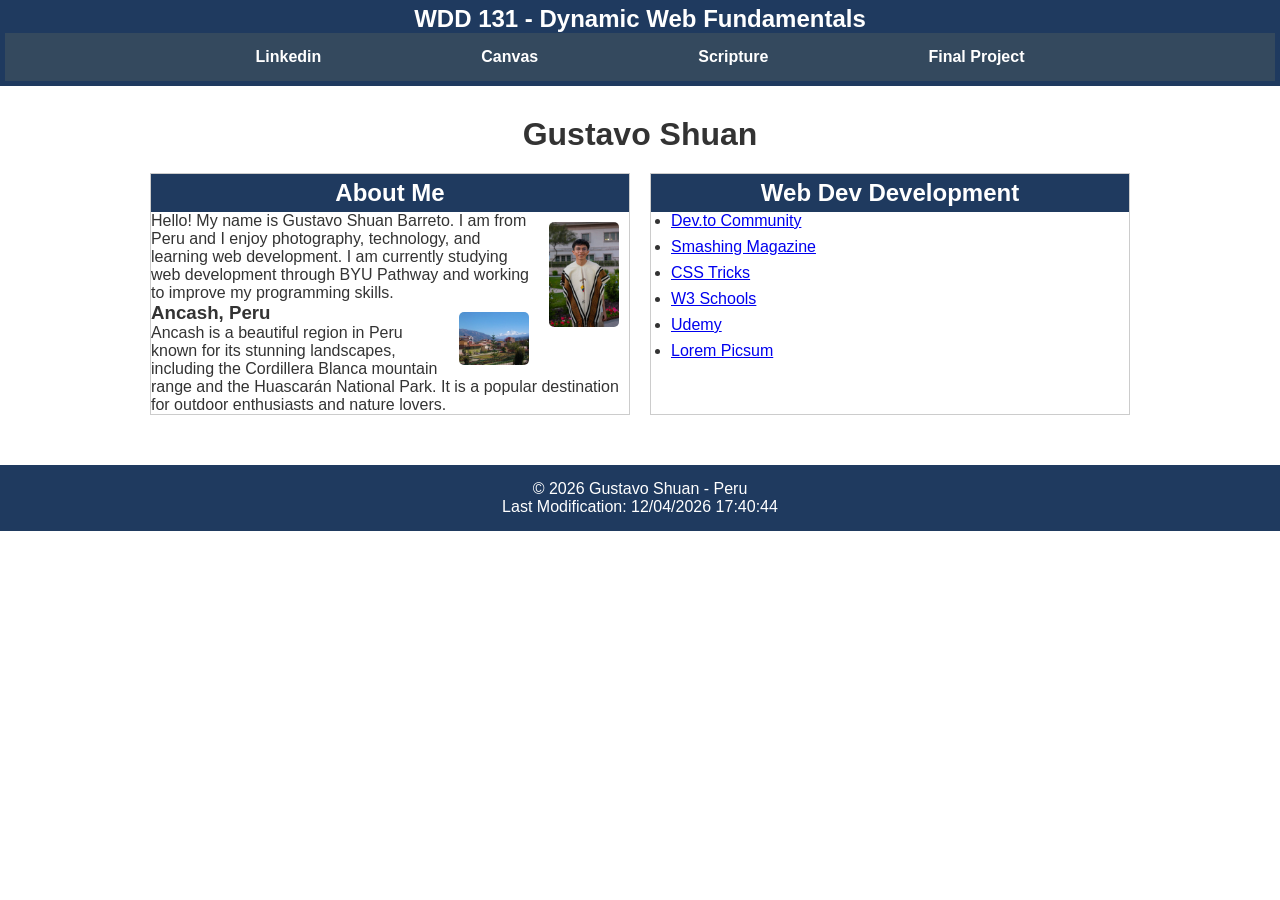
<file: index.html>
<!DOCTYPE html>
<html lang="en">
<head>
    <meta charset="UTF-8">
    <meta name="viewport" content="width=device-width, initial-scale=1.0">
    <title>WDD 131 - Dynamic Web Fundamentals - Gustavo Shuan</title>
    <meta name="description" content="WDD 131 Dynamic Web Fundamentals course homepage for Gustavo Shuan Barreto from Peru.">
    <meta name="author" content="Gustavo Shuan">
    <link rel="preconnect" href="https://fonts.googleapis.com">
    <link rel="preconnect" href="https://fonts.gstatic.com" crossorigin>
    <link href="https://fonts.googleapis.com/css2?family=Roboto:wght@300;400;700&display=swap" rel="stylesheet">
    <link rel="stylesheet" href="styles/base.css">
    <script src="scripts/getdates.js" defer></script>
</head>
<body>
    <header>
        <span id="course-title">WDD 131 - Dynamic Web Fundamentals</span>
            <nav>
                <a href="https://www.linkedin.com/in/gustavo-shuan/?locale=es_EN">Linkedin</a>
                <a href="https://byupw.instructure.com/">Canvas</a>
                <a href="https://www.churchofjesuschrist.org/study/scriptures/bofm/1-ne/3?lang=eng&id=p7#p7">Scripture</a>
                <a href="#">Final Project</a>
            </nav>
    </header>
    <main>
        <h1>Gustavo Shuan</h1>
        <section class="card">
            <h2>About Me</h2>
            <img src="images/profile.jpg" alt="Profile Picture">
            <p>Hello! My name is Gustavo Shuan Barreto. I am from Peru and I enjoy photography,
               technology, and learning web development. I am currently studying web development
               through BYU Pathway and working to improve my programming skills.</p>
            <img src="images/huaraz-y-huascaran.jpg" alt="Ancash, Peru">
            <h3>Ancash, Peru</h3>
            <p>Ancash is a beautiful region in Peru known for its stunning landscapes, including the Cordillera Blanca mountain range and the Huascarán National Park. It is a popular destination for outdoor enthusiasts and nature lovers.</p>
        </section>
        <section class="card">
            <h2>Web Dev Development</h2>
            <ul>
                <li><a href="https://dev.to/">Dev.to Community</a></li>
                <li><a href="https://www.smashingmagazine.com/">Smashing Magazine</a></li>
                <li><a href="https://css-tricks.com/">CSS Tricks</a></li>
                <li><a href="https://www.w3schools.com/">W3 Schools</a></li>
                <li><a href="https://www.udemy.com/">Udemy</a></li>
                <li><a href="https://picsum.photos/">Lorem Picsum</a></li>
            </ul>
        </section>
    </main>
    <footer>
        <p>© <span id="currentYear"></span> Gustavo Shuan - Peru</p>
        <p id="lastModified"></p>
    </footer>
</body>
</html>
</file>
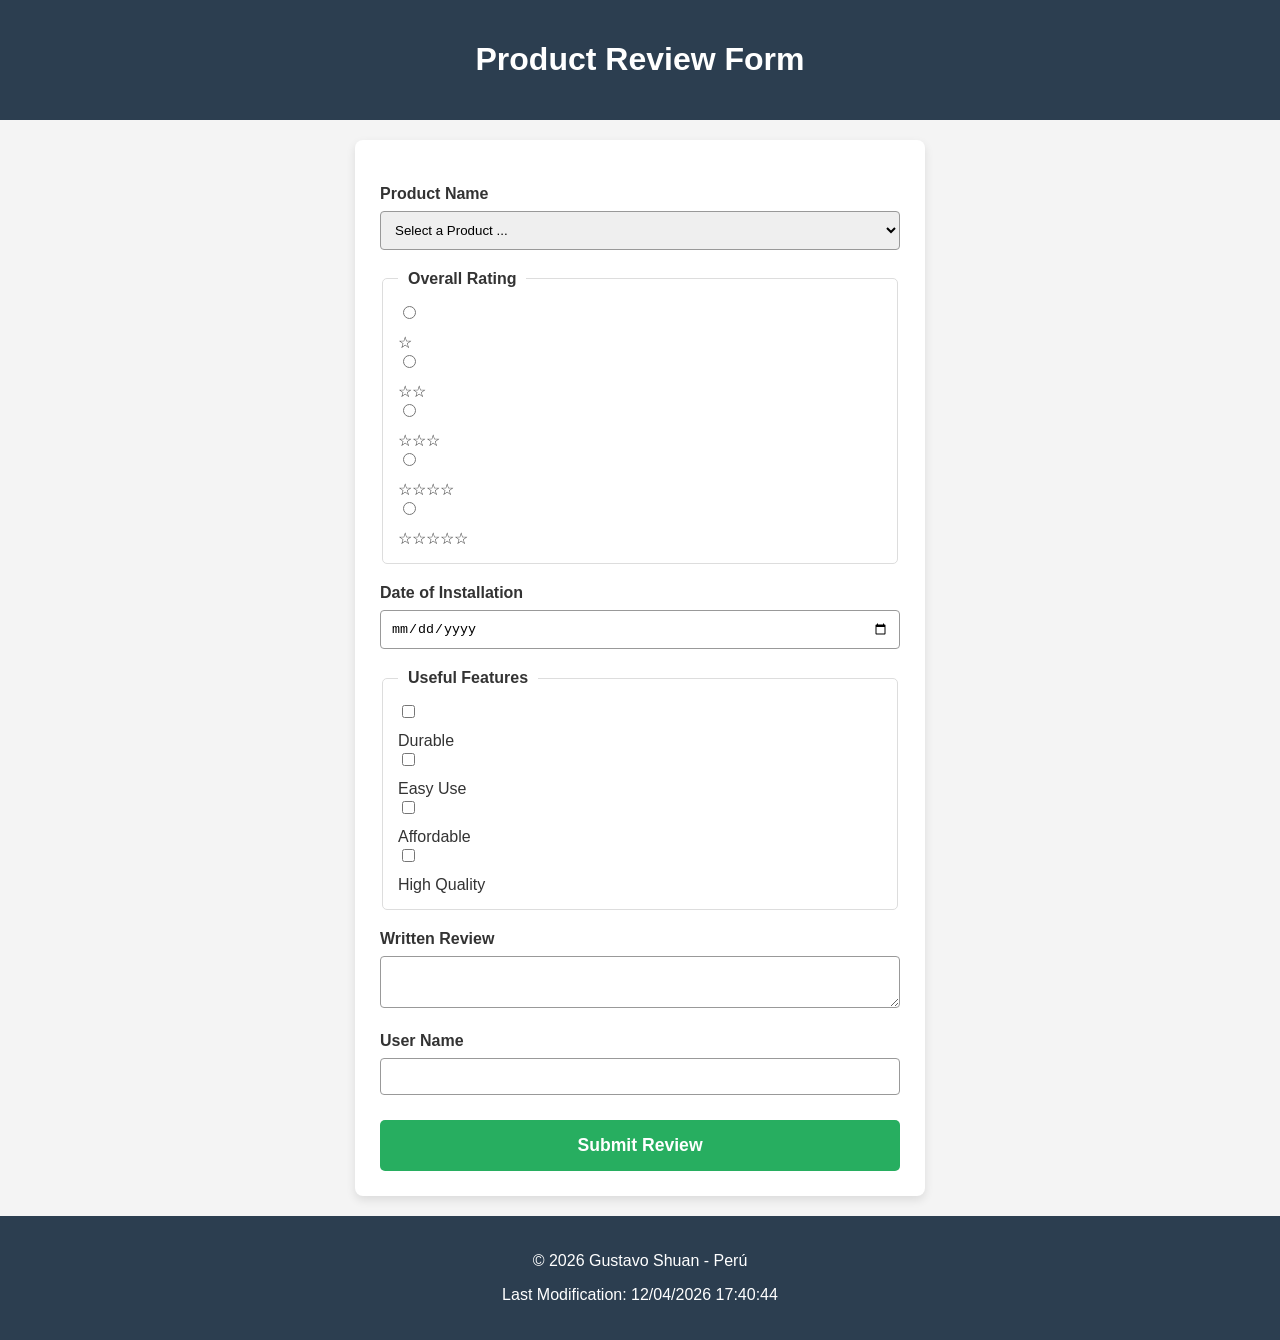
<file: form.html>
<!DOCTYPE html>
<html lang="en">
<head>
<meta charset="UTF-8">
<meta name="viewport" content="width=device-width, initial-scale=1.0">
<meta name="description" content="Product review form where users can submit ratings, features, and feedback about products.">
<meta name="author" content="Gustavo Shuan">
<title>Product Review</title>

<link rel="stylesheet" href="styles/form.css">
<script src="scripts/form.js" defer></script>
</head>

<body>

<header>
    <h1>Product Review Form</h1>
</header>

<main>
<form method="get" action="review.html">

    <!-- Product -->
    <label for="product">Product Name</label>
    <select id="product" name="product" required>
        <option value="" disabled selected>Select a Product ...</option>
    </select>

    <!-- Rating -->
<fieldset>
    <legend>Overall Rating</legend>

    <input type="radio" id="rating1" name="rating" value="1" required>
    <label for="rating1">☆</label>

    <input type="radio" id="rating2" name="rating" value="2" required>
    <label for="rating2">☆☆</label>

    <input type="radio" id="rating3" name="rating" value="3" required>
    <label for="rating3">☆☆☆</label>

    <input type="radio" id="rating4" name="rating" value="4" required>
    <label for="rating4">☆☆☆☆</label>

    <input type="radio" id="rating5" name="rating" value="5" required>
    <label for="rating5">☆☆☆☆☆</label>

</fieldset>

    <!-- Date -->
    <label for="date">Date of Installation</label>
    <input type="date" id="date" name="date" required>

    <!-- Features -->
<fieldset>
    <legend>Useful Features</legend>

    <input type="checkbox" id="durable" name="features[]" value="Durable">
    <label for="durable">Durable</label>

    <input type="checkbox" id="easy" name="features[]" value="Easy Use">
    <label for="easy">Easy Use</label>

    <input type="checkbox" id="affordable" name="features[]" value="Affordable">
    <label for="affordable">Affordable</label>

    <input type="checkbox" id="quality" name="features[]" value="High Quality">
    <label for="quality">High Quality</label>

</fieldset>

    <!-- Review -->
    <label for="review">Written Review</label>
    <textarea id="review" name="review"></textarea>

    <!-- Name -->
    <label for="username">User Name</label>
    <input type="text" id="username" name="username">

    <!-- Submit -->
    <input type="submit" value="Submit Review">

</form>
</main>

<footer>
    <p>© <span id="year"></span> Gustavo Shuan - Perú</p>
    <p id="lastModified"></p>
</footer>

</body>
</html>
</file>
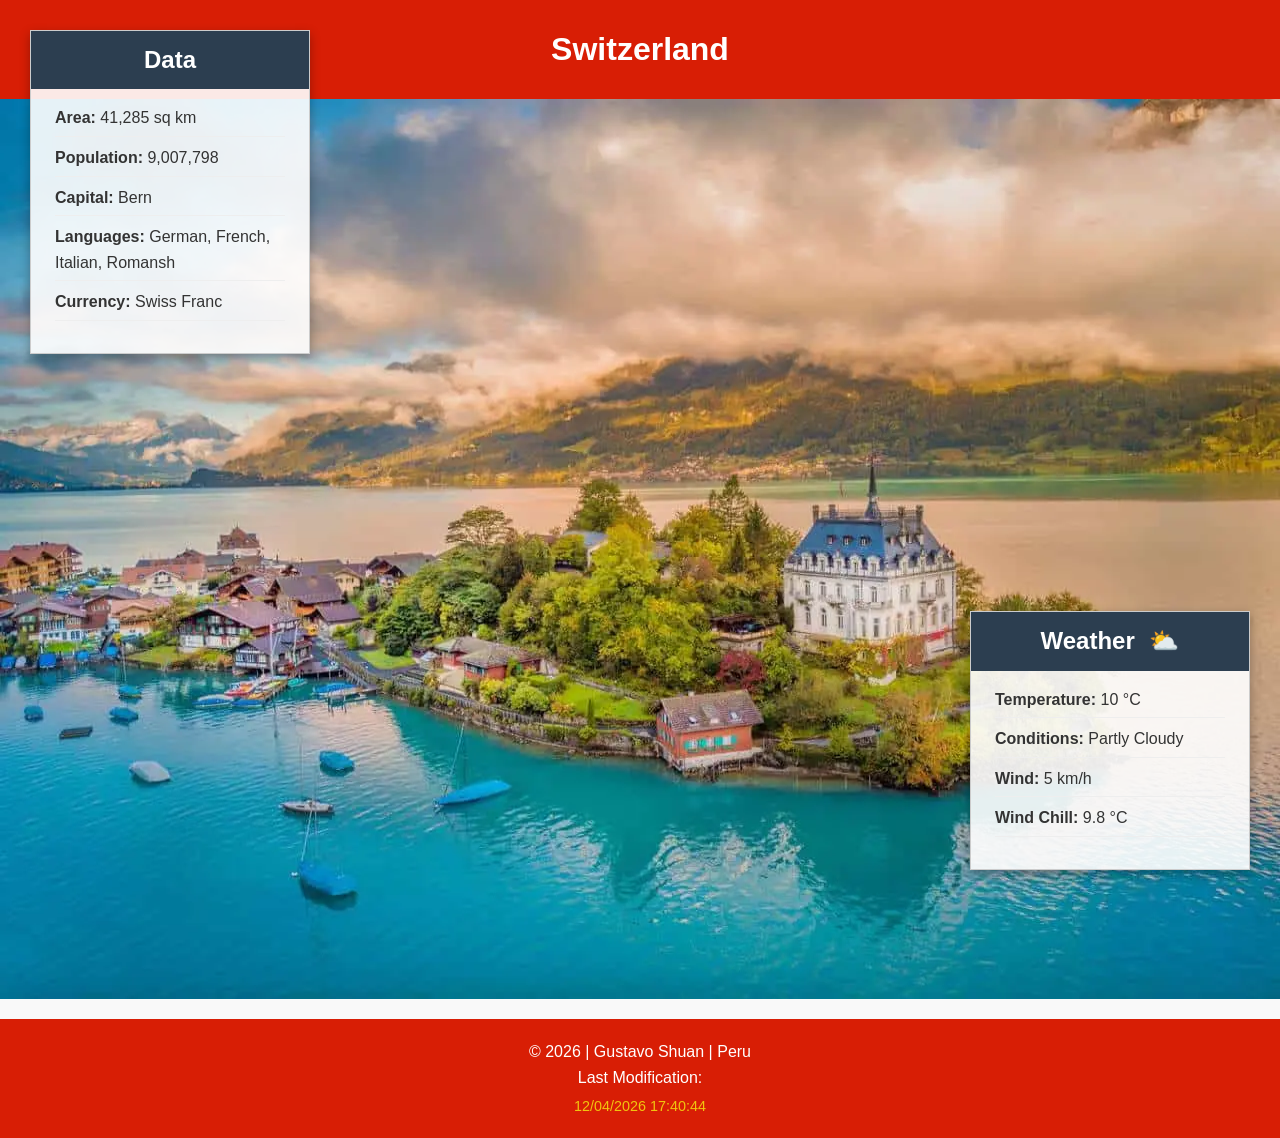
<file: place.html>
<!DOCTYPE html>
<html lang="en">
<head>
    <meta charset="UTF-8">
    <meta name="viewport" content="width=device-width, initial-scale=1.0">
    <title>WDD 131 - Switzerland Page - Gustavo Shuan</title>

    <meta name="author" content="Gustavo Shuan">
    <meta name="description" content="Explore Switzerland's key data including its area, population, and weather.">

    <link rel="stylesheet" href="styles/place.css">
    <script src="scripts/place.js" defer></script>
</head>

<body>
    <header>
        <h1>Switzerland</h1>
    </header>

    <main>

        <!-- HERO -->
        <div class="hero">
            <picture>
                <source srcset="images/hero-large.webp" media="(min-width: 768px)">
                <img src="images/hero-small.webp" alt="Beautiful landscape of Switzerland">
            </picture>
        </div>

        <!-- CONTENIDO -->
        <div class="content">

            <!-- DATA -->
            <section class="card data">
                <h2>Data</h2>
                <p><strong>Area:</strong> 41,285 sq km</p>
                <p><strong>Population:</strong> 9,007,798</p>
                <p><strong>Capital:</strong> Bern</p>
                <p><strong>Languages:</strong> German, French, Italian, Romansh</p>
                <p><strong>Currency:</strong> Swiss Franc</p>
            </section>

            <!-- WEATHER -->
            <section class="card weather">
                <h2 id="weather-title">Weather</h2>

                <img src="images/weather.svg" alt="Weather icon" class="weather-icon">

                <p><strong>Temperature:</strong> <span id="temp">10</span> °C</p>
                <p><strong>Conditions:</strong> Partly Cloudy</p>
                <p><strong>Wind:</strong> <span id="wind">5</span> km/h</p>
                <p><strong>Wind Chill:</strong> <span id="windchill"></span></p>
            </section>

        </div>

    </main>

    <footer>
        <p>© <span id="currentyear"></span> | Gustavo Shuan | Peru</p>
        <p>Last Modification: <span id="lastModified"></span></p>
    </footer>

</body>
</html>
</file>
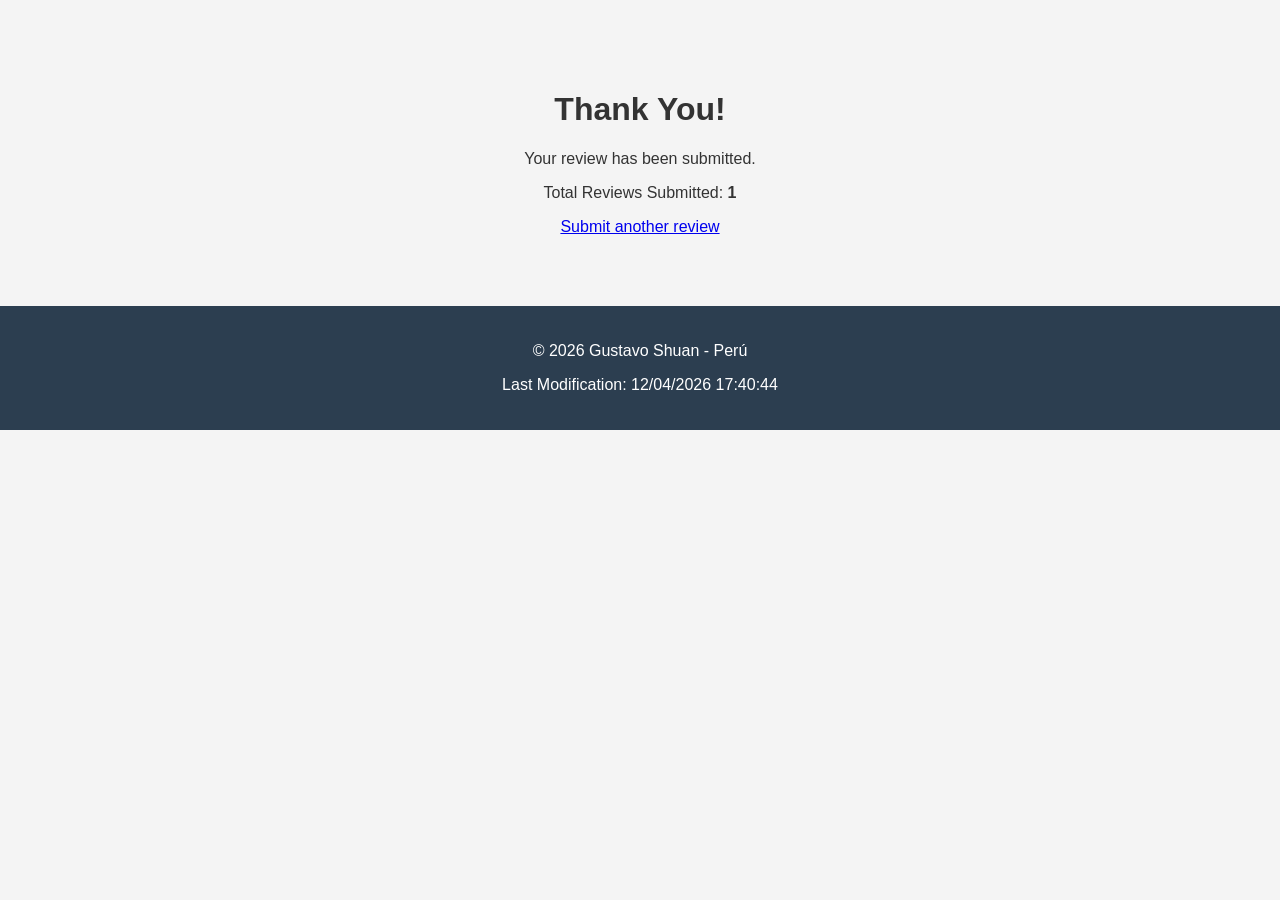
<file: review.html>
<!DOCTYPE html>
<html lang="en">
<head>
<meta charset="UTF-8">
<meta name="viewport" content="width=device-width, initial-scale=1.0">
<meta name="description" content="Confirmation page after submitting a product review. Displays total number of reviews submitted.">
<meta name="author" content="Gustavo Shuan">
<title>Review Submitted</title>

<link rel="stylesheet" href="styles/form.css">

<script>
document.addEventListener("DOMContentLoaded", () => {

    let count = Number(localStorage.getItem("reviewCount")) || 0;
    count++;

    localStorage.setItem("reviewCount", count);

    document.getElementById("count").textContent = count;

    // Footer dinámico
    document.getElementById("year").textContent = new Date().getFullYear();
    document.getElementById("lastModified").textContent = `Last Modification: ${document.lastModified}`;
});
</script>

</head>

<body>

<main style="text-align:center; padding:50px;">
    <h1>Thank You!</h1>
    <p>Your review has been submitted.</p>
    <p>Total Reviews Submitted: <strong id="count"></strong></p>

    <a href="form.html">Submit another review</a>
</main>

<footer>
    <p>© <span id="year"></span> Gustavo Shuan - Perú</p>
    <p id="lastModified"></p>
</footer>

</body>
</html>
</file>
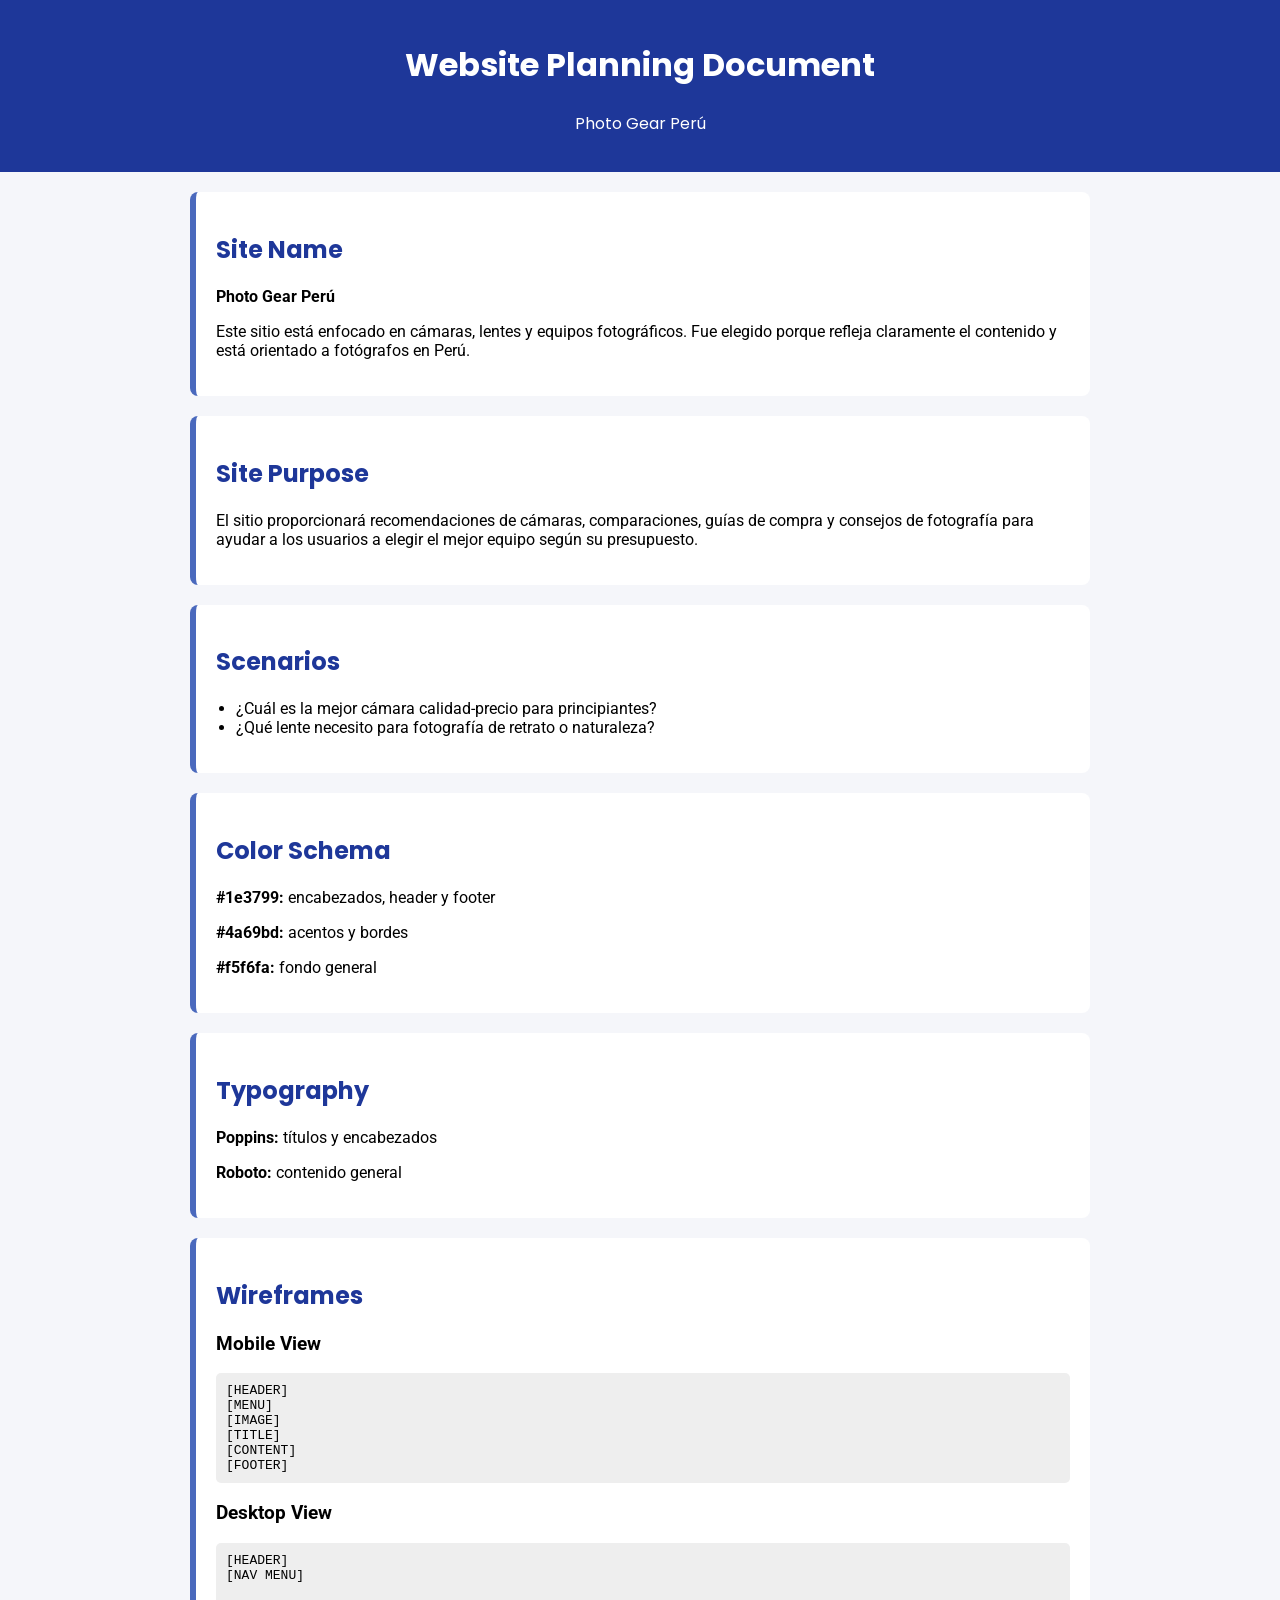
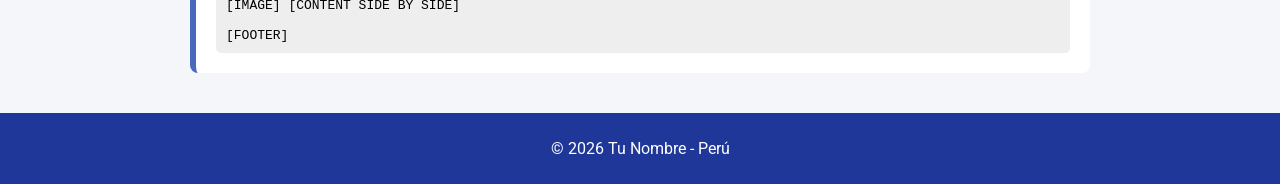
<file: siteplan.html>
<!DOCTYPE html>
<html lang="en">
<head>
    <meta charset="UTF-8">
    <meta name="viewport" content="width=device-width, initial-scale=1.0">
    <title>Site Plan - Photo Gear Perú</title>
    <meta name="description" content="Website planning document for Photo Gear Perú">
    <meta name="author" content="Gustavo Shuan">

    <!-- CSS externo -->
    <link rel="stylesheet" href="styles/siteplan.css">

    <!-- Google Fonts -->
    <link href="https://fonts.googleapis.com/css2?family=Poppins:wght@400;600&family=Roboto&display=swap" rel="stylesheet">
</head>

<body>

<header>
    <h1>Website Planning Document</h1>
    <p>Photo Gear Perú</p>
</header>

<main>

    <section>
        <h2>Site Name</h2>
        <p><strong>Photo Gear Perú</strong></p>
        <p>Este sitio está enfocado en cámaras, lentes y equipos fotográficos. Fue elegido porque refleja claramente el contenido y está orientado a fotógrafos en Perú.</p>
    </section>

    <section>
        <h2>Site Purpose</h2>
        <p>El sitio proporcionará recomendaciones de cámaras, comparaciones, guías de compra y consejos de fotografía para ayudar a los usuarios a elegir el mejor equipo según su presupuesto.</p>
    </section>

    <section>
        <h2>Scenarios</h2>
        <ul>
            <li>¿Cuál es la mejor cámara calidad-precio para principiantes?</li>
            <li>¿Qué lente necesito para fotografía de retrato o naturaleza?</li>
        </ul>
    </section>

    <section>
        <h2>Color Schema</h2>
        <p><strong>#1e3799:</strong> encabezados, header y footer</p>
        <p><strong>#4a69bd:</strong> acentos y bordes</p>
        <p><strong>#f5f6fa:</strong> fondo general</p>
    </section>

    <section>
        <h2>Typography</h2>
        <p><strong>Poppins:</strong> títulos y encabezados</p>
        <p><strong>Roboto:</strong> contenido general</p>
    </section>

    <section>
        <h2>Wireframes</h2>

        <h3>Mobile View</h3>
        <div class="wireframe">
            [HEADER]<br>
            [MENU]<br>
            [IMAGE]<br>
            [TITLE]<br>
            [CONTENT]<br>
            [FOOTER]
        </div>

        <h3>Desktop View</h3>
        <div class="wireframe">
            [HEADER]<br>
            [NAV MENU]<br><br>
            [IMAGE] [CONTENT SIDE BY SIDE]<br><br>
            [FOOTER]
        </div>
    </section>

</main>

<footer>
    <p>© 2026 Tu Nombre - Perú</p>
</footer>

</body>
</html>
</file>
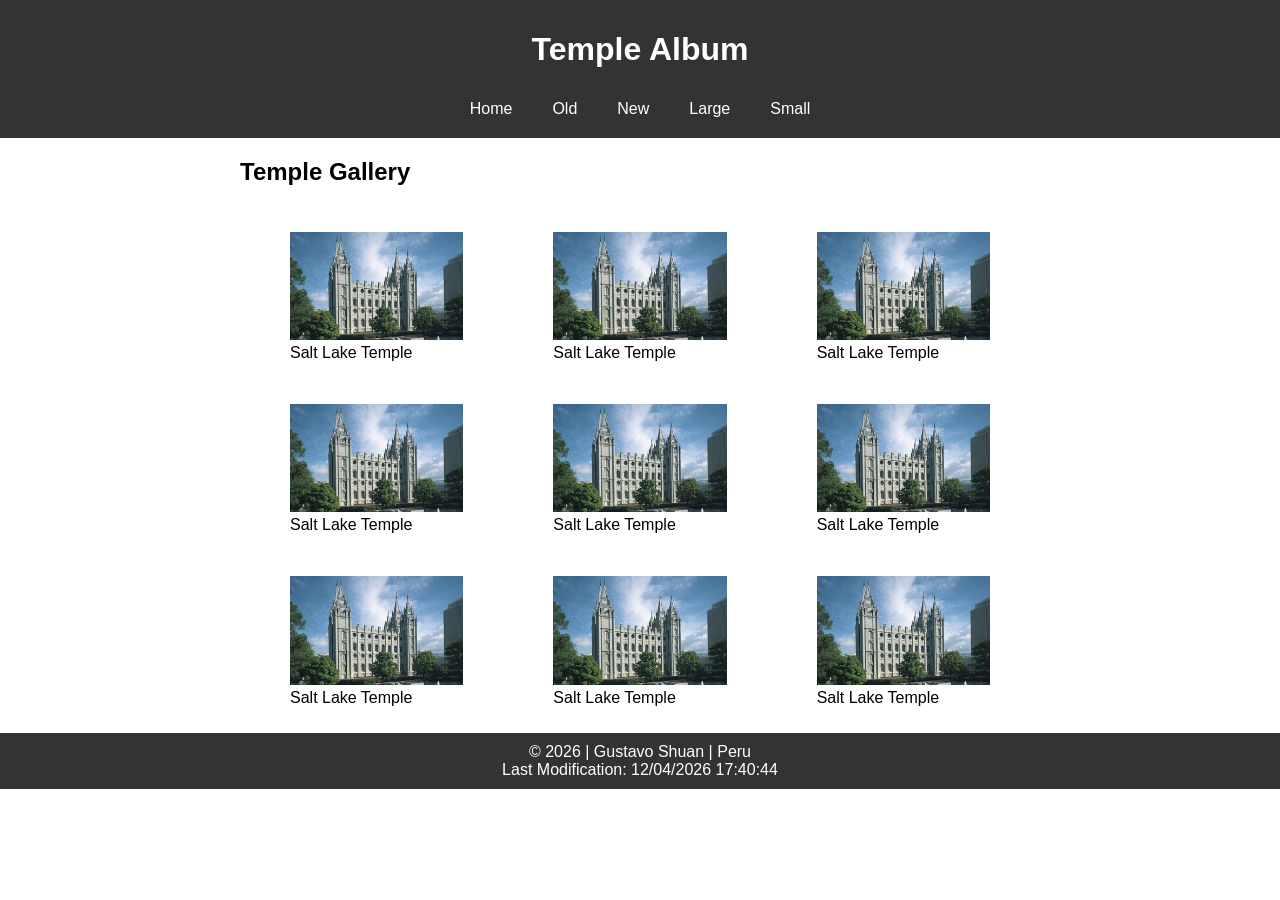
<file: temples.html>
<!DOCTYPE html>
<html lang="en">
<head>
  <meta charset="UTF-8">
  <meta name="viewport" content="width=device-width, initial-scale=1.0">
  <title>Temple Album</title>
  <meta name="author" content="Gustavo Shuan">
  <meta name="description" content="A gallery of temples with responsive design and a hamburger menu for navigation.">
  <link rel="preconnect" href="https://fonts.googleapis.com">
  <link rel="preconnect" href="https://fonts.gstatic.com" crossorigin>
  <link href="https://fonts.googleapis.com/css2?family=Roboto&display=swap" rel="stylesheet">

  <link rel="stylesheet" href="styles/temples.css">
  <link rel="stylesheet" href="styles/temples-large.css">
  <script src="scripts/temples.js" defer></script>
</head>

<body>

<header>
  <h1>Temple Album</h1>

  <button id="menuBtn">☰</button>

  <nav id="navMenu">
    <a href="#">Home</a>
    <a href="#">Old</a>
    <a href="#">New</a>
    <a href="#">Large</a>
    <a href="#">Small</a>
  </nav>
</header>


    <main>
        <h2>Temple Gallery</h2>
        <div class="gallery">
            <figure>
                <img src="images/salt-lake-temple.jpg" alt="Salt Lake Temple">
                <figcaption>Salt Lake Temple</figcaption>
            </figure>
            <figure>
                <img src="images/salt-lake-temple.jpg" alt="Salt Lake Temple">
                <figcaption>Salt Lake Temple</figcaption>
            </figure>
            <figure>
                <img src="images/salt-lake-temple.jpg" alt="Salt Lake Temple">
                <figcaption>Salt Lake Temple</figcaption>
            </figure>
            <figure>
                <img src="images/salt-lake-temple.jpg" alt="Salt Lake Temple">
                <figcaption>Salt Lake Temple</figcaption>
            </figure>
            <figure>
                <img src="images/salt-lake-temple.jpg" alt="Salt Lake Temple">
                <figcaption>Salt Lake Temple</figcaption>
            </figure>
            <figure>
                <img src="images/salt-lake-temple.jpg" alt="Salt Lake Temple">
                <figcaption>Salt Lake Temple</figcaption>
            </figure>
            <figure>
                <img src="images/salt-lake-temple.jpg" alt="Salt Lake Temple">
                <figcaption>Salt Lake Temple</figcaption>
            </figure>
            <figure>
                <img src="images/salt-lake-temple.jpg" alt="Salt Lake Temple">
                <figcaption>Salt Lake Temple</figcaption>
            </figure>
            <figure>
                <img src="images/salt-lake-temple.jpg" alt="Salt Lake Temple">
                <figcaption>Salt Lake Temple</figcaption>
            </figure>
        </div>
    </main>

<footer>
  <div class="linea1">
    © <span id="currentyear"></span> | Gustavo Shuan | Peru
  </div>
  <div class="linea2">
    Last Modification: <span id="lastModified"></span>
  </div>
</footer>
</body>
</html>
</file>
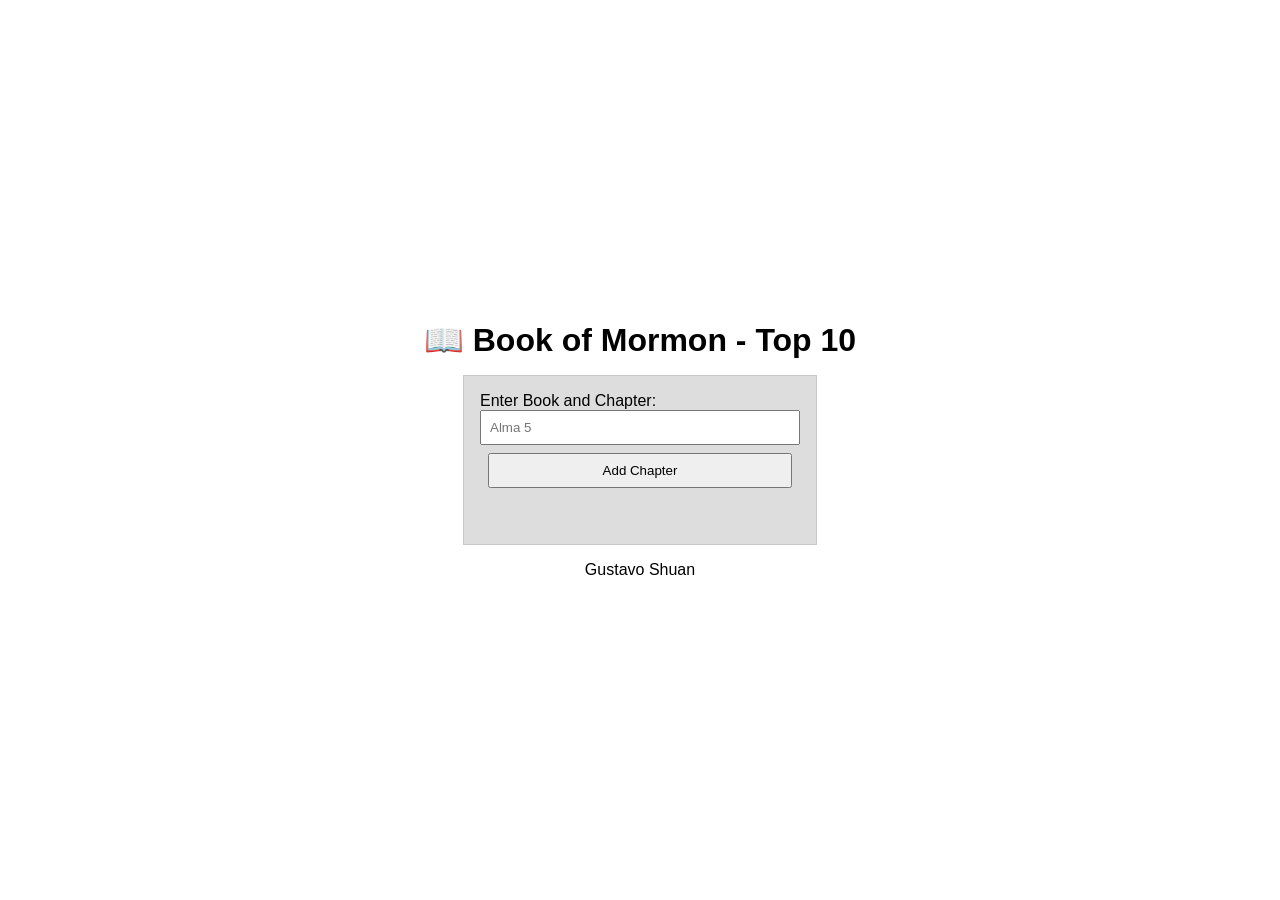
<file: week02/bom.html>
<!DOCTYPE html>

<html lang="en">
    <meta charset="UTF-8">
    <meta name="viewport" content="width=device-width, initial-scale=1.0">
    <title>WDD 131 - Media Query Example</title>
    <meta name="description" content="Example of a media query in CSS to make a responsive design.">
    <meta name="author" content="Gustavo Shuan">
    <link rel="preconnect" href="https://fonts.googleapis.com">
    <link rel="preconnect" href="https://fonts.gstatic.com" crossorigin>
    <link href="https://fonts.googleapis.com/css2?family=Roboto&display=swap" rel="stylesheet">
    <link rel="stylesheet" href="styles/bom.css">
    <script src="scripts/bom.js" defer></script>
</html>

<body>
    <header>
        <h1>📖 Book of Mormon - Top 10</h1>
    </header>
<main>
	<label for="favchap">Enter Book and Chapter: </label>
	<input type="text" id="favchap" placeholder="Alma 5">
	<button type="submit">Add Chapter</button>
	<ul id="list"></ul>
</main>
</body>
<footer>
    Gustavo Shuan
</footer>
</file>
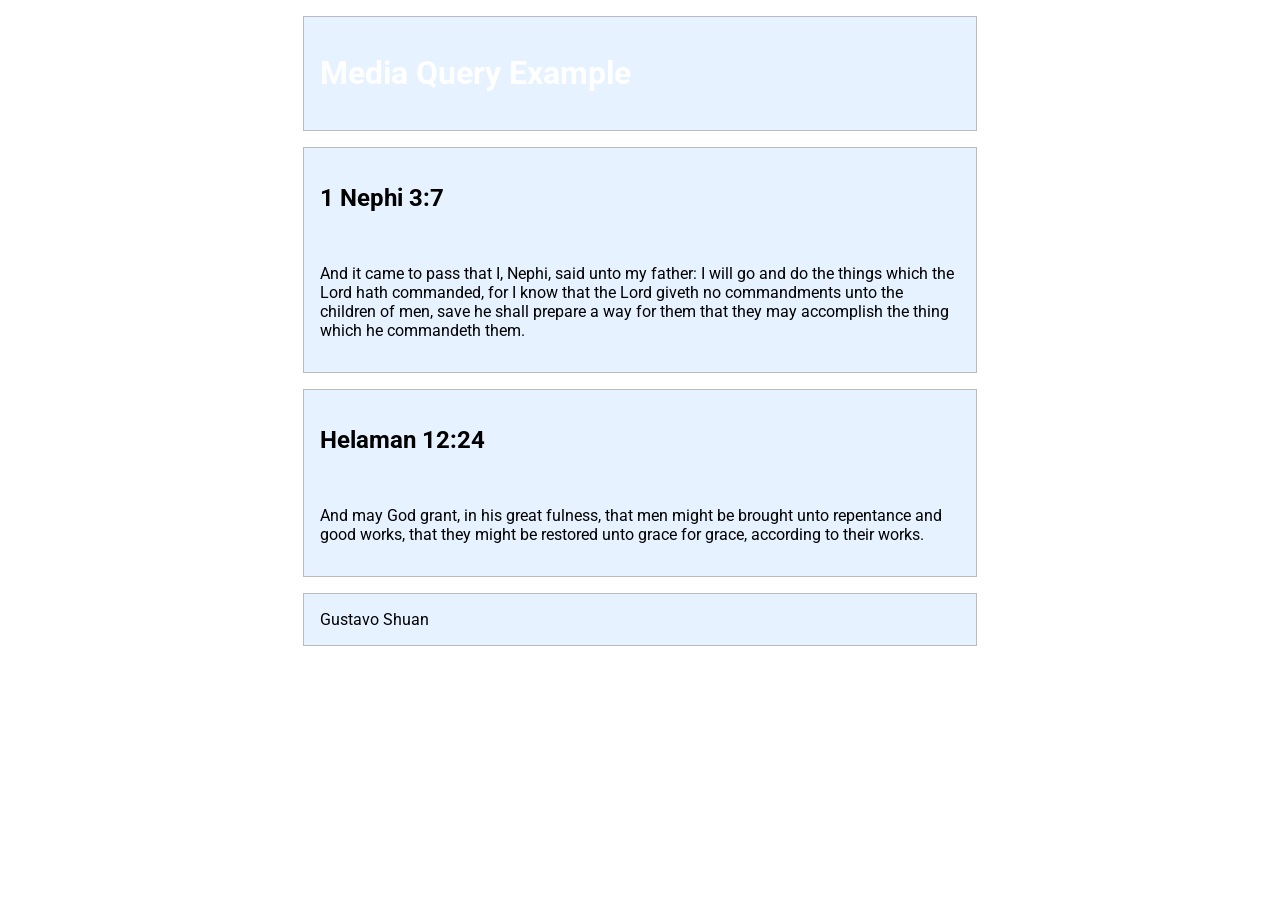
<file: week02/media-query.html>
<!DOCTYPE html>

<html lang="en">
    <meta charset="UTF-8">
    <meta name="viewport" content="width=device-width, initial-scale=1.0">
    <title>WDD 131 - Media Query Example</title>
    <meta name="description" content="Example of a media query in CSS to make a responsive design.">
    <meta name="author" content="Gustavo Shuan">
    <link rel="preconnect" href="https://fonts.googleapis.com">
    <link rel="preconnect" href="https://fonts.gstatic.com" crossorigin>
    <link href="https://fonts.googleapis.com/css2?family=Roboto&display=swap" rel="stylesheet">
    <link rel="stylesheet" href="styles/media-query-large.css">
    <link rel="stylesheet" href="styles/media-query.css">
</html>

<body>
    <header>
        <h1>Media Query Example</h1>
    </header>

    <main>
        <h2>1 Nephi 3:7</h2>
        <p>And it came to pass that I, Nephi, said unto my father: I will go and do the things which the Lord hath commanded, for I know that the Lord giveth no commandments unto the children of men, save he shall prepare a way for them that they may accomplish the thing which he commandeth them.</p>
    </main>

    <main>
        <h2>Helaman 12:24</h2>
        <p>And may God grant, in his great fulness, that men might be brought unto repentance and good works, that they might be restored unto grace for grace, according to their works.</p>
    </main>
</body>

<footer>
    Gustavo Shuan
</footer>
</file>
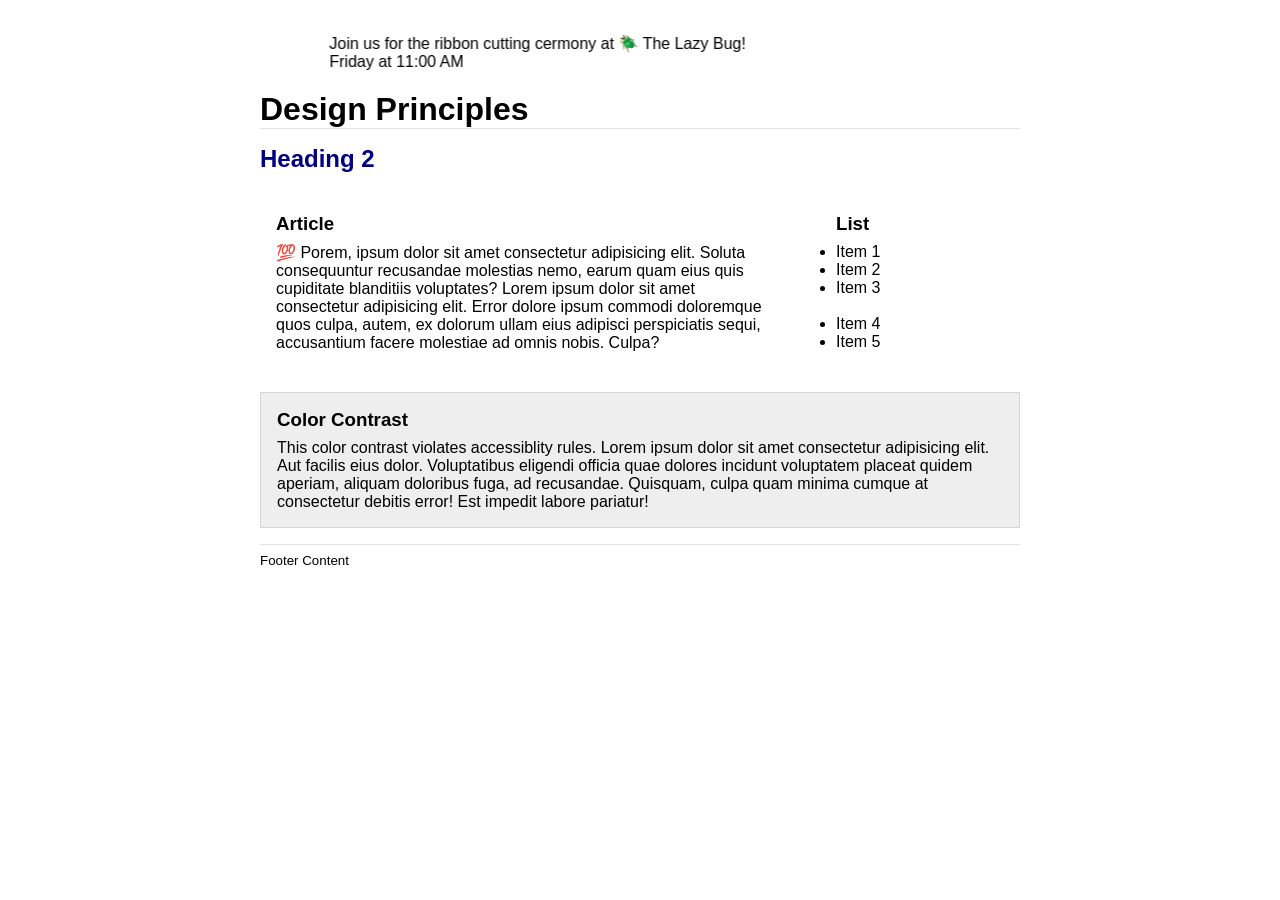
<file: week03/design.html>
<!DOCTYPE html>
<html lang="en">

<head>
    <meta charset="UTF-8">
    <meta name="viewport" content="width=device-width, initial-scale=1.0">
    <title>Document</title>
    <meta name="author" content="GUstavo Shuan">
    <meta name="description" content="">
    <link rel="stylesheet" href="styles/design.css">
</head>

<body>
    <header>
	<marquee behavior="alternate" direction="right"><br>Join us for the ribbon cutting cermony at 🪲 The Lazy Bug!<br>Friday at 11:00 AM</marquee>
	<h1>Design Principles</h1>
</header>
<main>
	<h2>Heading 2</h2>
	<section>
		<h3>Article</h3>
		<article>
			<p>💯 Porem, ipsum dolor sit amet consectetur adipisicing elit. Soluta consequuntur recusandae molestias nemo, earum quam eius quis cupiditate blanditiis voluptates? Lorem ipsum dolor sit amet consectetur adipisicing elit. Error dolore ipsum commodi doloremque quos culpa, autem, ex dolorum ullam eius adipisci perspiciatis sequi, accusantium facere molestiae ad omnis nobis. Culpa?</p>
		</article>
	</section>
	<section>
		<h3>List</h3>
		<ul>
			<li>Item 1</li>
			<li>Item 2</li>
			<li>Item 3<br><br></li>
			<li>Item 4</li>
			<li>Item 5</li>
		</ul>
	</section>
	<div class="callout">
		<h3>Color Contrast</h3>
		<p>This color contrast violates accessiblity rules. Lorem ipsum dolor sit amet consectetur adipisicing elit. Aut facilis eius dolor. Voluptatibus eligendi officia quae dolores incidunt voluptatem placeat quidem aperiam, aliquam doloribus fuga, ad recusandae. Quisquam, culpa quam minima cumque at consectetur debitis error! Est impedit labore pariatur!</p>
	</div>
</main>
<footer>
	Footer Content
</footer>
</body>
</html>
</file>
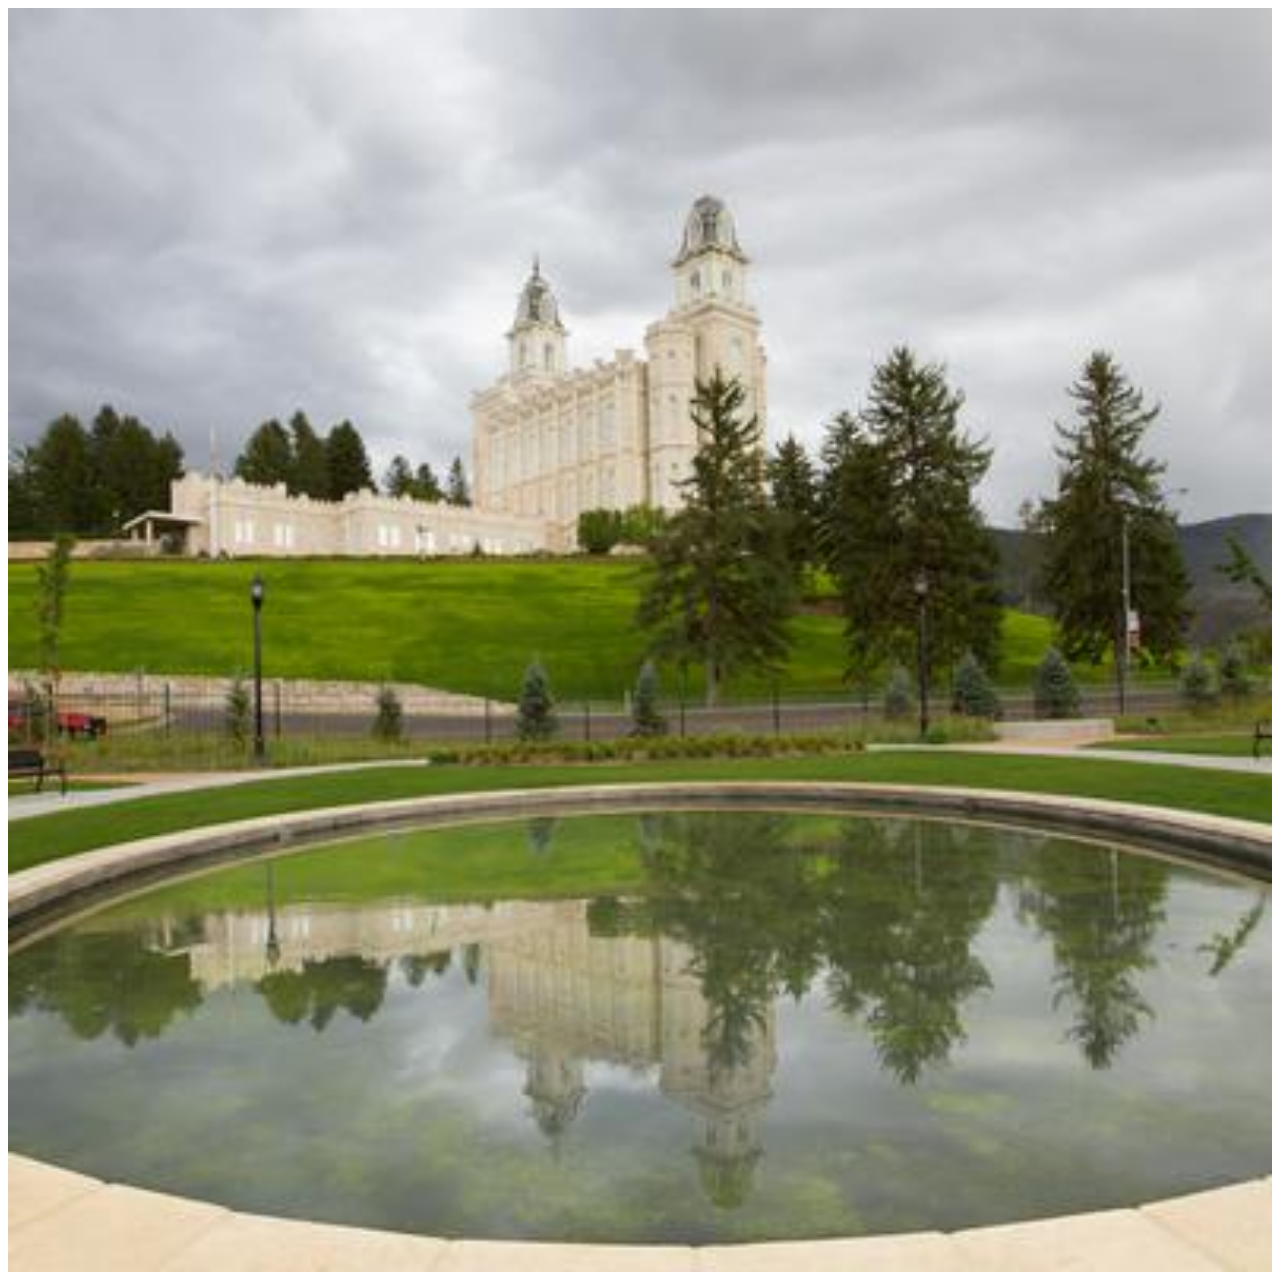
<file: week03/responsive-images.html>
<!DOCTYPE html>
<html lang="en">
<head>
	<meta charset="UTF-8">
	<meta name="viewport" content="width=device-width, initial-scale=1.0">
	<title>Responsive Images</title>
    <meta name="author" content="Gustavo Shuan">
    <meta name="description" content="this page demonstrates the use of responsive images in HTML">
    <link rel="stylesheet" href="styles/responsive-images.css">
</head>
<body>
    <main> 
        <div class="hero">
            <picture>
                <source media="(min-width: 500px)" srcset="images/manti-temple-medium.jpg">
                <source media="(min-width: 1000px)" srcset="images/manti-temple-large.jpg">
                <img src="images/manti-temple-small.jpg" alt="Manti Temple" width="500" height="250">
            </picture>
        </div>
    </main>


</body>
</html>
</file>
<file: styles/base.css>
* {
    margin: 0;
    padding: 0;
    box-sizing: border-box;
}

body {
    font-family: Arial, sans-serif;
    margin: 0;
    padding: 0;
    background-color: #ffffff;
    color: #333;
}

header {
    background-color: #1f3a5f;
    color: white;
    text-align: center;
    padding: 5px;
}

#course-title {
    font-size: 1.5rem;
    font-weight: bold;
}

nav {
    background-color: #34495e;
    display: flex;
    justify-content: center;
    align-items: center;
    padding: 5px;
}

nav a {
    color: white;
    text-decoration: none;
    margin: 10px 80px;
    font-weight: bold;
}

nav a:hover {
    text-decoration: underline;
}

main {
    max-width: 1000px;
    margin: 20px auto;
    padding: 10px;

    display: grid;
    grid-template-columns: 1fr 1fr;
    gap: 20px;
}

main h1 {
    grid-column: 1 / -1;
    text-align: center;
}

.card {
    border: 1px solid #ccc;
    margin-bottom: 20px;
    background-color: #fff;
}

.card h2 {
    background-color: #1f3a5f;
    color: white;
    margin: 0;
    padding: 5px;
    text-align: center;
}

.card img {
    width: 70px;
    float: right;
    margin: 10px;
    border-radius: 5px;
}

ul {
    padding-left: 20px;
}

ul li {
    margin-bottom: 8px;
}

footer {
    background-color: #1f3a5f;
    color: white;
    text-align: center;
    padding: 15px;
    margin-top: 20px;
}
</file>
<file: styles/form.css>
* {
    box-sizing: border-box;
}

body {
    font-family: Arial, sans-serif;
    margin: 0;
    background: #f4f4f4;
    color: #333;
}

header, footer {
    background: #2c3e50;
    color: white;
    text-align: center;
    padding: 20px;
}

main {
    max-width: 600px;
    margin: 20px auto;
    padding: 0 15px;
}

form {
    background: white;
    padding: 25px;
    border-radius: 8px;
    box-shadow: 0 4px 10px rgba(0,0,0,0.1);
}

label {
    display: block;
    margin-top: 20px;
    font-weight: bold;
}

input[type="text"],
input[type="date"],
select,
textarea {
    width: 100%;
    padding: 10px;
    margin-top: 8px;
    border: 1px solid #999;
    border-radius: 4px;
}

input:focus,
select:focus,
textarea:focus {
    outline: 2px solid #27ae60;
    border-color: #27ae60;
}

fieldset {
    margin-top: 20px;
    border: 1px solid #ddd;
    border-radius: 5px;
    padding: 15px;
}

legend {
    padding: 0 10px;
    font-weight: bold;
}

fieldset label {
    font-weight: normal;
    margin-top: 10px;
    display: flex;
    align-items: center;
}

input[type="radio"],
input[type="checkbox"] {
    width: auto;
    margin-right: 10px;
}

input[type="submit"] {
    margin-top: 25px;
    width: 100%;
    background: #27ae60;
    color: white;
    border: none;
    padding: 15px;
    border-radius: 5px;
    font-size: 1.1rem;
    font-weight: bold;
    cursor: pointer;
    transition: background 0.3s ease;
}

input[type="submit"]:hover {
    background: #219150;
}

input[type="submit"]:active {
    transform: scale(0.98);
}

/* Responsive */
@media (max-width: 500px) {
    form {
        padding: 15px;
    }

    header, footer {
        padding: 15px;
    }
}
</file>
<file: styles/place.css>
:root {
    --primary-color: #D81E05;
    --secondary-color: #2c3e50;
    --accent-color: #f1c40f;
    --bg-color: #f9f9f9;
    --card-bg: rgba(255, 255, 255, 0.9);
    --text-color: #333;
    --font-main: 'Segoe UI', Arial, sans-serif;
}

/* RESET */
* {
    box-sizing: border-box;
    margin: 0;
    padding: 0;
}

/* BODY */
body {
    font-family: var(--font-main);
    background-color: var(--bg-color);
    color: var(--text-color);
    line-height: 1.6;
}

/* HEADER */
header {
    background-color: var(--primary-color);
    color: white;
    padding: 1.5rem;
    text-align: center;
}

/* HERO */
.hero {
    position: relative;
}

.hero img {
    width: 100%;
    height: 900px;
    display: block;
}

/* TARJETAS */
.card {
    background-color: var(--card-bg);
    border: 1px solid #ccc;
    padding: 1.5rem;
    margin: 20px;
    transition: transform 0.3s ease;
}

.card:hover {
    transform: scale(1.02);
}

/* HEADINGS */
.card h2 {
    background-color: var(--secondary-color);
    color: white;
    padding: 10px;
    margin: -1.5rem -1.5rem 1rem -1.5rem;
    text-align: center;
}

/* TEXTO */
.card p {
    margin: 8px 0;
    border-bottom: 1px solid #eee;
    padding-bottom: 5px;
}

/* ICONO MOBILE */
.weather-icon {
    width: 40px;
    display: block;
    margin: 10px auto;
}

/* FOOTER */
footer {
    background-color: var(--primary-color);
    color: white;
    text-align: center;
    padding: 20px;
    margin-top: 20px;
}

#lastModified {
    color: var(--accent-color);
    font-size: 0.9rem;
    display: block;
    margin-top: 5px;
}

/* 💻 DESKTOP */
@media (min-width: 768px) {

    /* TARJETAS SOBRE IMAGEN */
    .card {
        position: absolute;
        width: 280px;
        margin: 0;
        box-shadow: 0 4px 10px rgba(0,0,0,0.3);
    }

    .data {
        top: 30px;
        left: 30px;
    }

    .weather {
        bottom: 30px;
        right: 30px;
    }

    /* PSEUDO ELEMENTO (OBLIGATORIO) */
    #weather-title::after {
        content: " ⛅";
        margin-left: 8px;
    }

    /* OCULTAR SVG EN DESKTOP */
    .weather-icon {
        display: none;
    }
}
</file>
<file: styles/siteplan.css>
body {
    margin: 0;
    font-family: 'Roboto', sans-serif;
    background-color: #f5f6fa;
}

/* HEADER */
header {
    background-color: #1e3799;
    color: white;
    text-align: center;
    padding: 20px;
    font-family: 'Poppins', sans-serif;
}

/* MAIN */
main {
    max-width: 900px;
    margin: auto;
    padding: 20px;
}

/* SECTIONS */
section {
    background-color: white;
    padding: 20px;
    margin-bottom: 20px;
    border-left: 6px solid #4a69bd;
    border-radius: 8px;
}

/* TITLES */
h2 {
    color: #1e3799;
    font-family: 'Poppins', sans-serif;
}

/* LIST */
ul {
    padding-left: 20px;
}

/* WIREFRAMES */
.wireframe {
    background: #eee;
    padding: 10px;
    font-family: monospace;
    border-radius: 5px;
}

/* FOOTER */
footer {
    background-color: #1e3799;
    color: white;
    text-align: center;
    padding: 10px;
}
</file>
<file: styles/temples.css>
body {
  font-family: Arial;
  margin: 0;
}

header {
  background: #333;
  color: white;
  text-align: center;
  padding: 10px;
}

#menuBtn {
  font-size: 24px;
  background: none;
  color: white;
  border: none;
  cursor: pointer;
}

nav {
  display: none;
  flex-direction: column;
}

nav a {
  color: white;
  padding: 10px;
  text-decoration: none;
}

nav a:hover {
  background: #555;
}

nav.open {
  display: flex;
}

.gallery {
  display: grid;
  grid-template-columns: 1fr;
  gap: 10px;
  padding: 10px;
}

img {
  width: 100%;
}

main {
  max-width: 800px;
  margin: auto;
}

footer {
  background: #333;
  color: white;
  text-align: center;
  padding: 10px;
}
</file>
<file: styles/temples-large.css>
@media (min-width: 768px) {

  /* esconder botón */
  #menuBtn {
    display: none;
  }

  /* mostrar menú normal */
  nav {
    display: flex !important;
    flex-direction: row;
    justify-content: center;
    gap: 20px;
  }

  /* GRID en columnas */
  .gallery {
    grid-template-columns: repeat(3, 1fr);
  }

}
</file>
<file: week02/styles/bom.css>
* {
	margin: 0;
	padding: 0;
}

body {
	height: 100vh;
	display: flex;
	flex-direction: column;
	align-items: center;
	justify-content: center;
	font-family: Acme, Arial, sans-serif;
}

h1 {
	font-size: 1.5rem;
}

main {
	margin: 1rem auto;
	border: 1px solid rgb(0 0 0 / 0.1);
	padding: 1rem;
	background-color: #ddd;
	display: flex;
	flex-direction: column;
}

input,
button {
	padding: 0.5rem;
}

button {
	margin: 0.5rem;
}

.delete {
	width: fit-content;
}

.input {
	display: flex;
	gap: 1rem;
}

.list {
	padding: 0.5rem;
}

ul {
	margin: 1rem;
	list-style: none;
}

li {
	display: flex;
	align-items: center;
	justify-content: space-between;
}

@media only screen and (min-width: 32.5em) {
	h1 {
		font-size: 2rem;
	}

	main {
		width: 320px;
	}
}
</file>
<file: week02/styles/media-query-large.css>
@media screen and (min-width: 500px) {
  header {
    background-color: #000;
    color: #fff;
  }
  
  main {
    grid-template-columns: 1fr 1fr;
  }
}
</file>
<file: week02/styles/media-query.css>
body {font-family: 'Roboto', sans-serif;}

header, main, footer {
  max-width: 640px;
  margin: 1rem auto;
  border: 1px solid #bbb;
  padding: 1rem;
  background-color: #e6f2ff;
}

main {
  display: grid;
  grid-template-columns: 1fr;
  grid-gap: 1rem;
}

section {
  padding: 1rem;
  background-color: #fff;
}
</file>
<file: week03/styles/design.css>
/* Universal Selector */
* {
	box-sizing: border-box;
	margin: 0;
	padding: 0;
}

/* HTML Element Selectors */
body {
	font-family: Roboto, helvetica, sans-serif;
	margin: 1rem;
}

header,
main,
footer {
	max-width: 760px;
	margin: 0 auto;
}

h1 {
	border-bottom: 1px solid rgb(0 0 0 / 0.1);
	margin: 1rem 0;
}

main {
	display: grid;
	grid-template-columns: 1fr 200px;
	grid-gap: 1.5rem;
}

section {
	padding: 1rem;
}

h2 {
	color: navy;
	grid-column: 1/3;
}

h3 {
	margin-bottom: 0.5rem;
}

footer {
	margin-top: 1rem;
	border-top: 1px solid rgb(0 0 0 / 0.1);
	padding: 0.5rem 0;
	font-size: smaller;
}

/* Class Selectors */
.banner {
	border: 1px solid rgb(0 0 0 / 0.2);
	padding: 1rem;
	background-color: rgb(230 243 254 / 1);
	font-weight: 700;
	word-break: break-word;
	text-align: center;
}

.callout {
	border: 1px solid rgb(0 0 0 / 0.1);
	color: #000;
	background-color: #eee;
	grid-column: 1/3;
	padding: 1rem;
}
</file>
<file: week03/styles/responsive-images.css>
.hero img {
  width: 100%;
  height: 100%;
  object-fit: cover;
}
</file>
